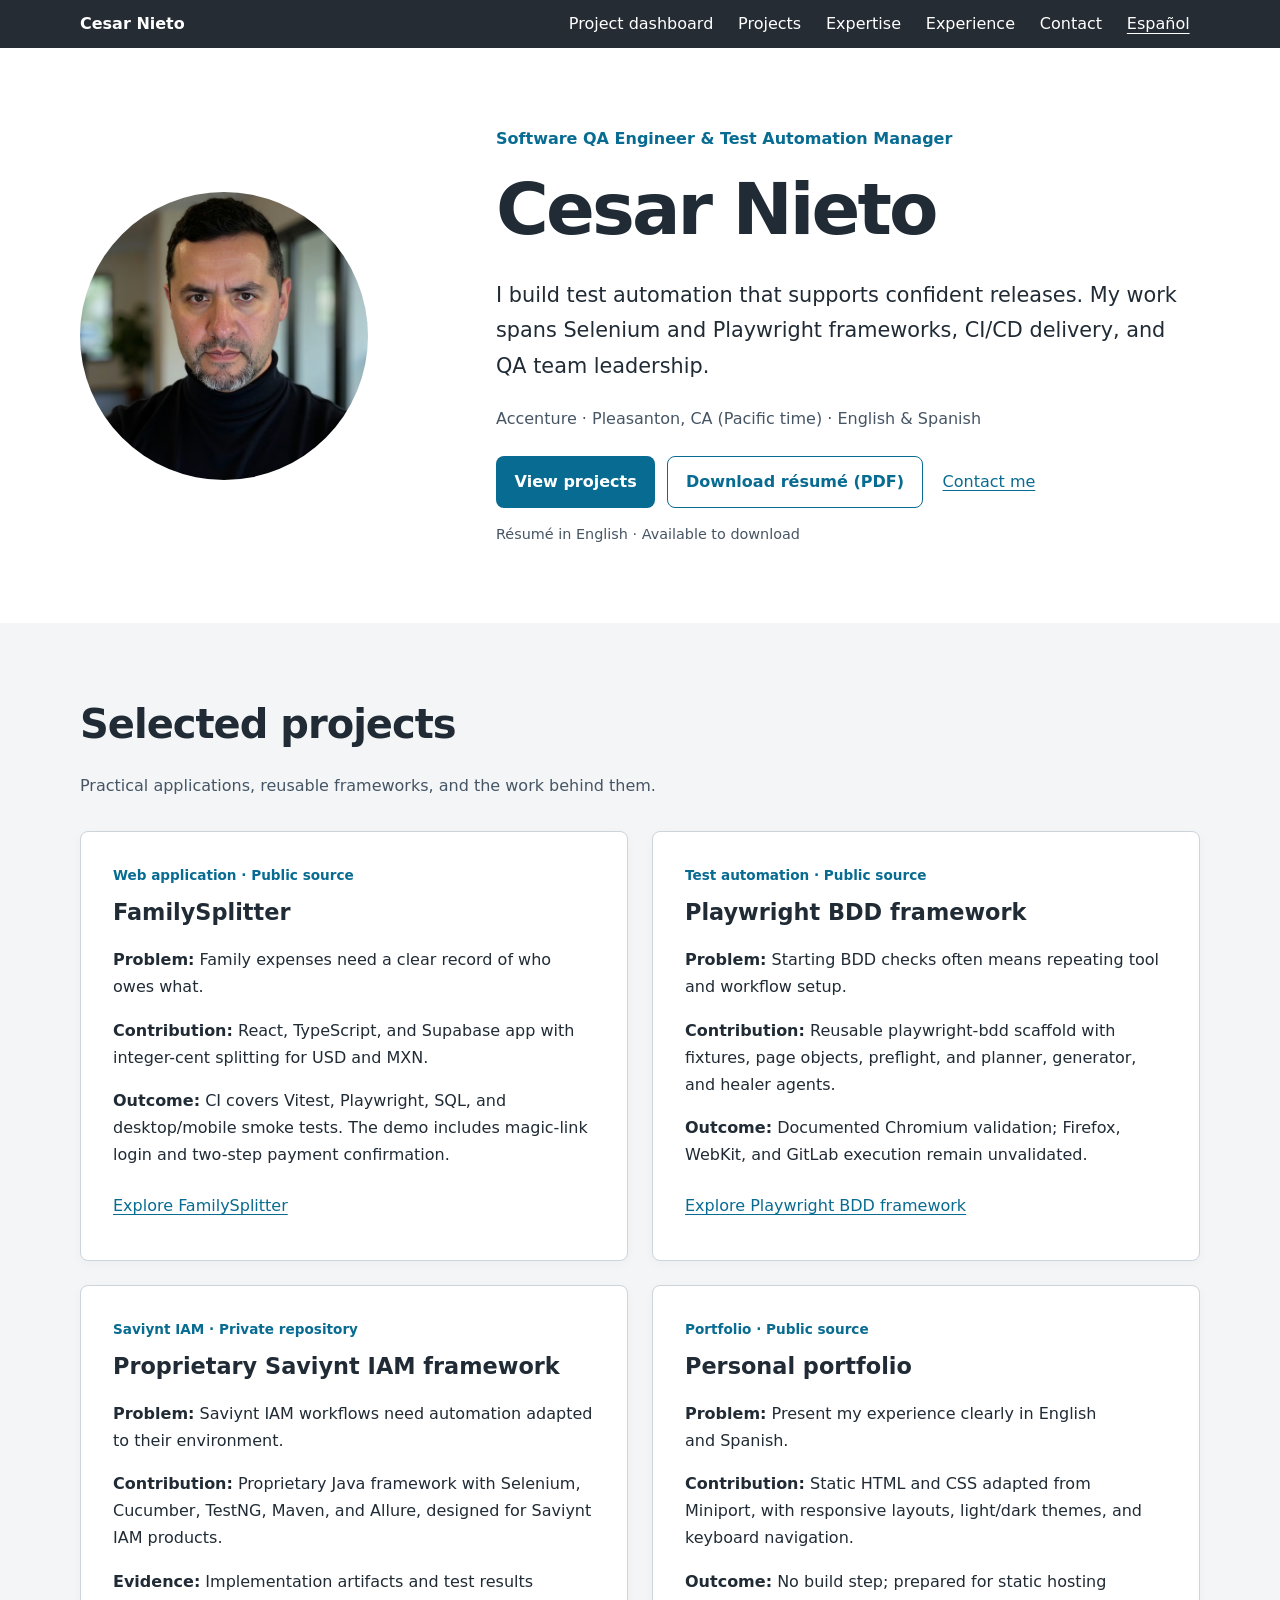
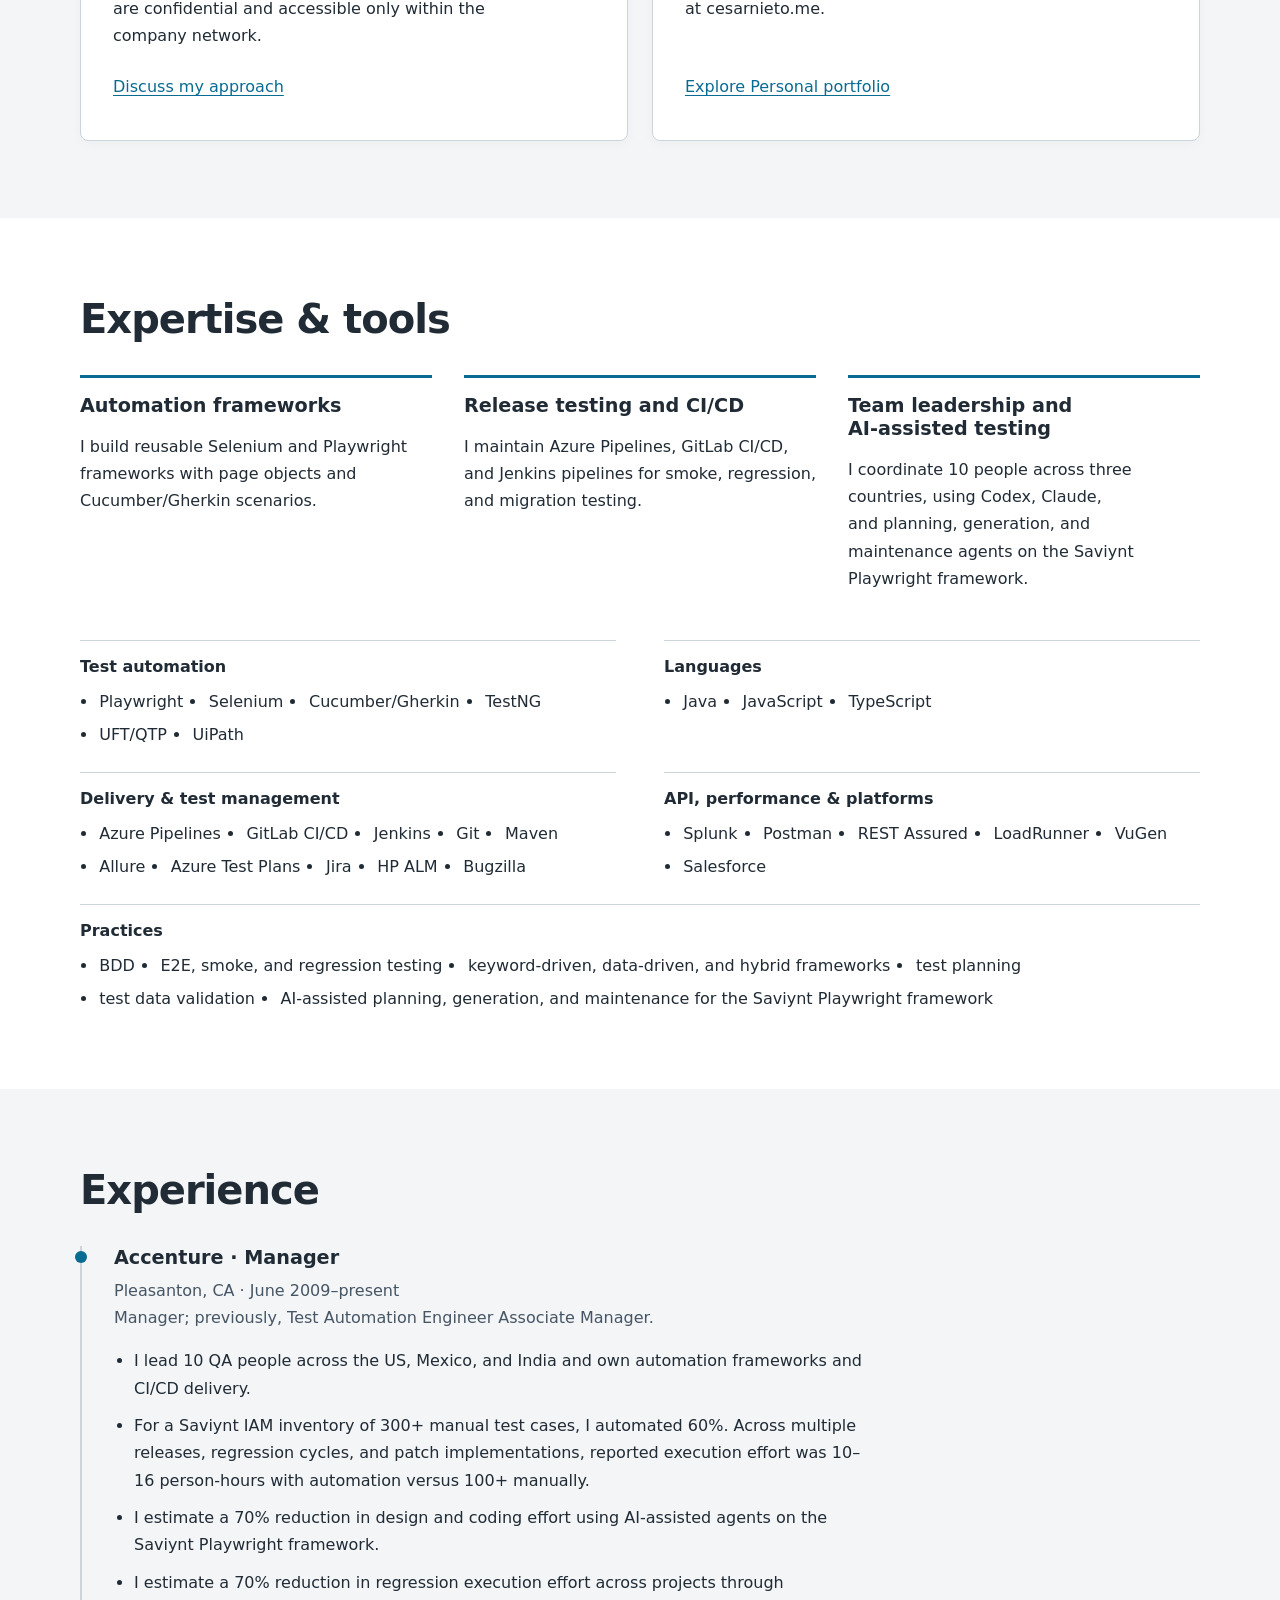
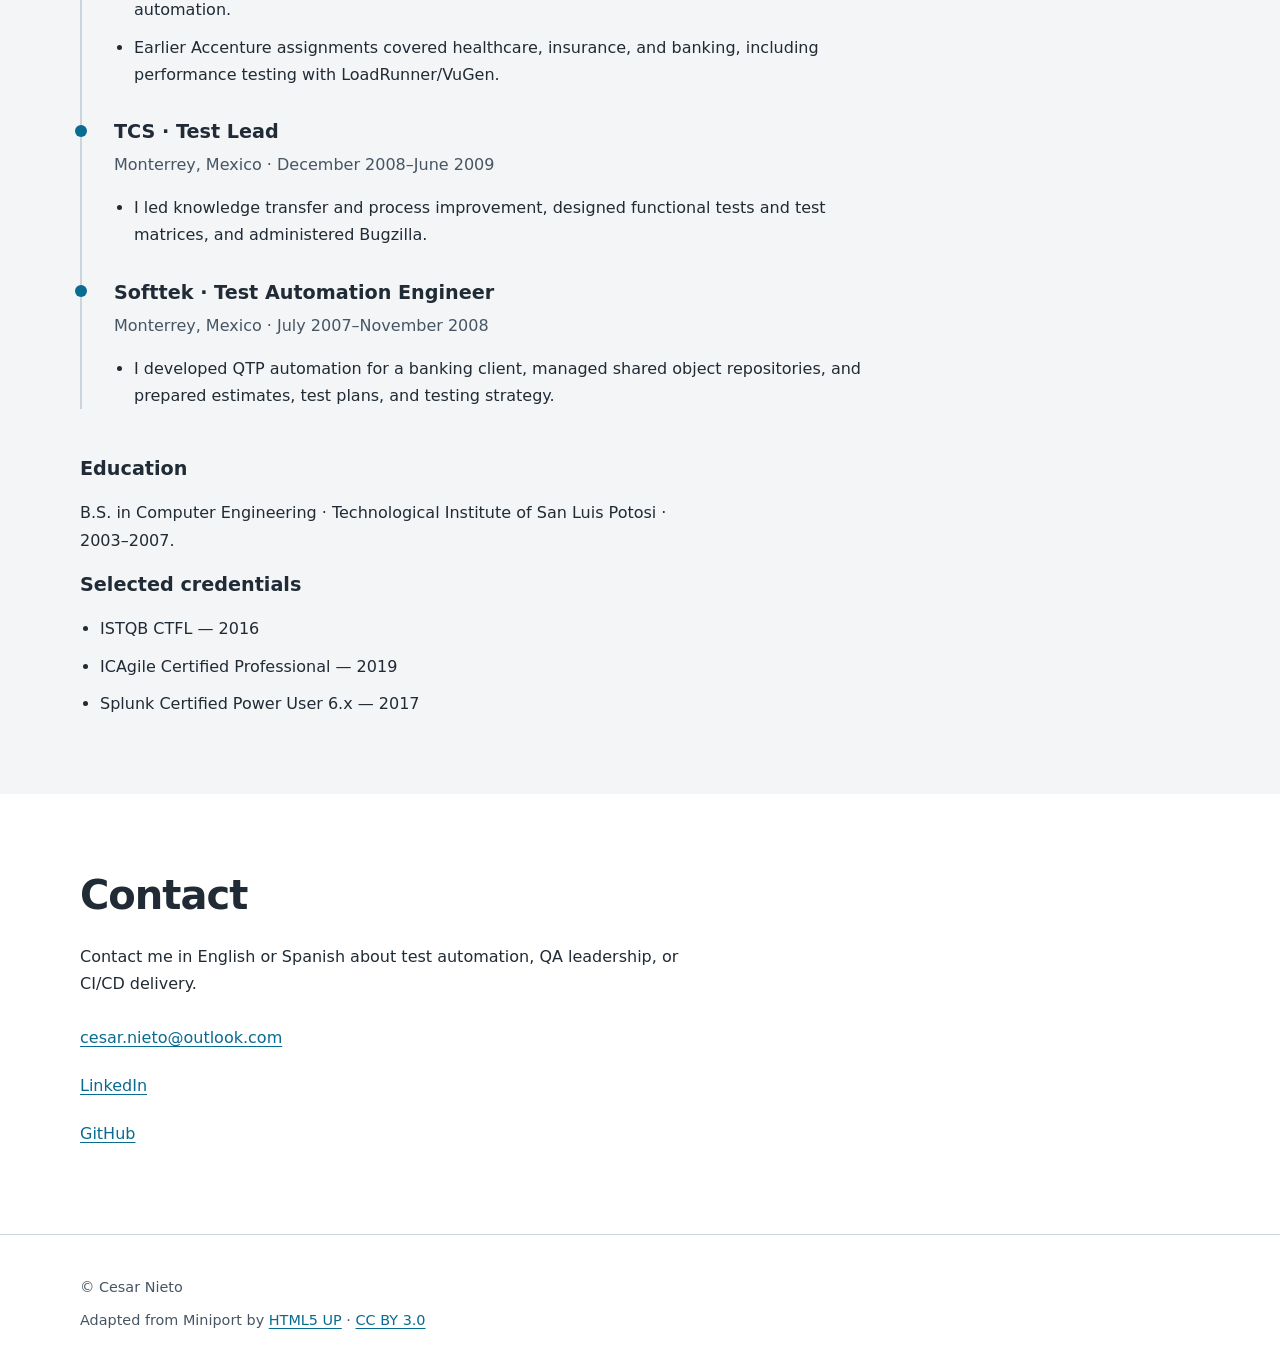
<file: index.html>
<!doctype html>
<!-- Adapted from Miniport by HTML5 UP. CC BY 3.0; see LICENSE.txt. -->
<html lang="en">
  <head>
    <meta charset="utf-8" />
    <meta name="viewport" content="width=device-width, initial-scale=1" />
    <meta name="color-scheme" content="light dark" />
    <title>
      Cesar Nieto | Software QA Engineer &amp; Test Automation Manager
    </title>
    <meta
      name="description"
      content="Software QA engineer and test automation manager at Accenture. Selenium and Playwright frameworks, CI/CD, and Saviynt IAM testing. English and Spanish."
    />
    <link rel="canonical" href="https://cesarnieto.me/" />
    <link rel="alternate" hreflang="en" href="https://cesarnieto.me/" />
    <link rel="alternate" hreflang="es" href="https://cesarnieto.me/es/" />
    <link rel="alternate" hreflang="x-default" href="https://cesarnieto.me/" />
    <meta property="og:type" content="website" />
    <meta
      property="og:title"
      content="Cesar Nieto | Software QA Engineer &amp; Test Automation Manager"
    />
    <meta
      property="og:description"
      content="Software QA engineer and test automation manager at Accenture. Selenium and Playwright frameworks, CI/CD, and Saviynt IAM testing. English and Spanish."
    />
    <meta property="og:url" content="https://cesarnieto.me/" />
    <meta property="og:locale" content="en_US" />
    <meta property="og:locale:alternate" content="es_ES" />
    <meta
      property="og:image"
      content="https://cesarnieto.me/images/portrait.jpg"
    />
    <meta property="og:image:width" content="640" />
    <meta property="og:image:height" content="640" />
    <meta property="og:image:alt" content="Cesar Nieto" />
    <meta name="twitter:card" content="summary" />
    <link rel="stylesheet" href="./assets/css/site.css" />
    <script type="application/ld+json">
      {
        "@context": "https://schema.org",
        "@type": "Person",
        "name": "Cesar Nieto",
        "url": "https://cesarnieto.me/",
        "jobTitle": "Software QA Engineer and Test Automation Manager",
        "worksFor": { "@type": "Organization", "name": "Accenture" },
        "sameAs": [
          "https://github.com/CesarNPadilla",
          "https://www.linkedin.com/in/cesarnpadilla"
        ]
      }
    </script>
  </head>
  <body>
    <a class="skip" href="#main">Skip to content</a>
    <nav class="nav" aria-label="Main">
      <div class="container">
        <a class="brand" href="#intro"
          >Cesar Nieto<span class="visually-hidden"> · Introduction</span></a
        >
        <div class="nav-links">
          <a href="./projects/">Project dashboard</a>
          <a href="#projects">Projects</a><a href="#skills">Expertise</a
          ><a href="#experience">Experience</a><a href="#contact">Contact</a
          ><a class="language" href="./es/" lang="es" hreflang="es">Español</a>
        </div>
      </div>
    </nav>
    <main id="main" tabindex="-1">
      <section id="intro" aria-labelledby="intro-title">
        <div class="container intro">
          <picture>
            <source srcset="./images/portrait.avif" type="image/avif" />
            <source srcset="./images/portrait.webp" type="image/webp" />
            <img
              class="portrait"
              src="./images/portrait.jpg"
              alt="Portrait of Cesar Nieto"
              width="640"
              height="640"
              fetchpriority="high"
            />
          </picture>
          <div>
            <p class="eyebrow">
              Software QA Engineer &amp; Test Automation Manager
            </p>
            <h1 id="intro-title">Cesar Nieto</h1>
            <p class="lead">
              I build test automation that supports confident releases. My work
              spans Selenium and Playwright frameworks, CI/CD delivery, and QA
              team leadership.
            </p>
            <p class="meta">
              Accenture · Pleasanton, CA (Pacific time) · English &amp; Spanish
            </p>
            <div class="actions">
              <a class="button" href="#projects">View projects</a
              ><a
                class="button button-secondary"
                href="./downloads/cesar-nieto-en.pdf"
                download=""
                aria-describedby="resume-note"
                >Download résumé (PDF)</a
              ><a class="text-action" href="mailto:cesar.nieto@outlook.com"
                >Contact me</a
              >
            </div>
            <p class="note" id="resume-note">
              Résumé in English · Available to download
            </p>
          </div>
        </div>
      </section>
      <section id="projects" aria-labelledby="projects-title">
        <div class="container">
          <h2 id="projects-title">Selected projects</h2>
          <p class="section-intro">
            Practical applications, reusable frameworks, and the work behind
            them.
          </p>
          <div class="projects-grid">
            <article class="project-card">
              <p class="eyebrow project-type">
                Web application · Public source
              </p>
              <h3>FamilySplitter</h3>
              <p>
                <strong>Problem:</strong> Family expenses need a clear record of
                who owes what.
              </p>
              <p>
                <strong>Contribution:</strong> React, TypeScript, and Supabase
                app with integer-cent splitting for USD and MXN.
              </p>
              <p>
                <strong>Outcome:</strong> CI covers Vitest, Playwright, SQL, and
                desktop/mobile smoke tests. The demo includes magic-link login
                and two-step payment confirmation.
              </p>
              <a
                href="https://github.com/CesarNPadilla/FamilySplitter"
                rel="noopener"
                class="project-link"
                >Explore FamilySplitter</a
              >
            </article>
            <article class="project-card">
              <p class="eyebrow project-type">
                Test automation · Public source
              </p>
              <h3>Playwright BDD framework</h3>
              <p>
                <strong>Problem:</strong> Starting BDD checks often means
                repeating tool and workflow setup.
              </p>
              <p>
                <strong>Contribution:</strong> Reusable playwright-bdd scaffold
                with fixtures, page objects, preflight, and planner, generator,
                and healer agents.
              </p>
              <p>
                <strong>Outcome:</strong> Documented Chromium validation;
                Firefox, WebKit, and GitLab execution remain unvalidated.
              </p>
              <a
                href="https://github.com/CesarNPadilla/automation-playwright-framework"
                rel="noopener"
                class="project-link"
                >Explore Playwright BDD framework</a
              >
            </article>
            <article class="project-card">
              <p class="eyebrow project-type">
                Saviynt IAM · Private repository
              </p>
              <h3>Proprietary Saviynt IAM framework</h3>
              <p>
                <strong>Problem:</strong> Saviynt IAM workflows need automation
                adapted to their environment.
              </p>
              <p>
                <strong>Contribution:</strong> Proprietary Java framework with
                Selenium, Cucumber, TestNG, Maven, and Allure, designed for
                Saviynt IAM products.
              </p>
              <p>
                <strong>Evidence:</strong> Implementation artifacts and test
                results are confidential and accessible only within the company
                network.
              </p>
              <a
                href="mailto:cesar.nieto@outlook.com?subject=Discuss%20the%20Saviynt%20IAM%20automation%20approach"
                class="project-link"
                >Discuss my approach</a
              >
            </article>
            <article class="project-card">
              <p class="eyebrow project-type">Portfolio · Public source</p>
              <h3>Personal portfolio</h3>
              <p>
                <strong>Problem:</strong> Present my experience clearly in
                English and Spanish.
              </p>
              <p>
                <strong>Contribution:</strong> Static HTML and CSS adapted from
                Miniport, with responsive layouts, light/dark themes, and
                keyboard navigation.
              </p>
              <p>
                <strong>Outcome:</strong> No build step; prepared for static
                hosting at cesarnieto.me.
              </p>
              <a
                href="https://github.com/CesarNPadilla/CesarNieto.me"
                rel="noopener"
                class="project-link"
                >Explore Personal portfolio</a
              >
            </article>
          </div>
        </div>
      </section>

      <section id="skills" aria-labelledby="skills-title">
        <div class="container">
          <h2 id="skills-title">Expertise &amp; tools</h2>
          <div id="work" class="expertise-grid">
            <article class="expertise-item">
              <h3>Automation frameworks</h3>
              <p>
                I build reusable Selenium and Playwright frameworks with page
                objects and Cucumber/Gherkin scenarios.
              </p>
            </article>
            <article class="expertise-item">
              <h3>Release testing and CI/CD</h3>
              <p>
                I maintain Azure Pipelines, GitLab CI/CD, and Jenkins pipelines
                for smoke, regression, and migration testing.
              </p>
            </article>
            <article class="expertise-item">
              <h3>Team leadership and AI-assisted testing</h3>
              <p>
                I coordinate 10 people across three countries, using Codex,
                Claude, and planning, generation, and maintenance agents on the
                Saviynt Playwright framework.
              </p>
            </article>
          </div>
          <div class="tool-groups">
            <article class="tool-group">
              <h3>Test automation</h3>
              <ul class="tool-list">
                <li>Playwright</li>
                <li>Selenium</li>
                <li>Cucumber/Gherkin</li>
                <li>TestNG</li>
                <li>UFT/QTP</li>
                <li>UiPath</li>
              </ul>
            </article>
            <article class="tool-group">
              <h3>Languages</h3>
              <ul class="tool-list">
                <li>Java</li>
                <li>JavaScript</li>
                <li>TypeScript</li>
              </ul>
            </article>
            <article class="tool-group">
              <h3>Delivery &amp; test management</h3>
              <ul class="tool-list">
                <li>Azure Pipelines</li>
                <li>GitLab CI/CD</li>
                <li>Jenkins</li>
                <li>Git</li>
                <li>Maven</li>
                <li>Allure</li>
                <li>Azure Test Plans</li>
                <li>Jira</li>
                <li>HP ALM</li>
                <li>Bugzilla</li>
              </ul>
            </article>
            <article class="tool-group">
              <h3>API, performance &amp; platforms</h3>
              <ul class="tool-list">
                <li>Splunk</li>
                <li>Postman</li>
                <li>REST Assured</li>
                <li>LoadRunner</li>
                <li>VuGen</li>
                <li>Salesforce</li>
              </ul>
            </article>
            <article class="tool-group">
              <h3>Practices</h3>
              <ul class="tool-list">
                <li>BDD</li>
                <li>E2E, smoke, and regression testing</li>
                <li>keyword-driven, data-driven, and hybrid frameworks</li>
                <li>test planning</li>
                <li>test data validation</li>
                <li>
                  AI-assisted planning, generation, and maintenance for the
                  Saviynt Playwright framework
                </li>
              </ul>
            </article>
          </div>
        </div>
      </section>

      <section id="experience" aria-labelledby="experience-title">
        <div class="container">
          <h2 id="experience-title">Experience</h2>
          <div class="timeline">
            <article class="career-entry">
              <h3>Accenture · Manager</h3>
              <p class="meta">
                Pleasanton, CA ·
                <time datetime="2009-06">June 2009</time>–present<br />Manager;
                previously, Test Automation Engineer Associate Manager.
              </p>

              <ul class="achievements">
                <li>
                  I lead 10 QA people across the US, Mexico, and India and own
                  automation frameworks and CI/CD delivery.
                </li>
                <li>
                  For a Saviynt IAM inventory of 300+ manual test cases, I
                  automated 60%. Across multiple releases, regression cycles,
                  and patch implementations, reported execution effort was 10–16
                  person-hours with automation versus 100+ manually.
                </li>

                <li>
                  I estimate a 70% reduction in design and coding effort using
                  AI-assisted agents on the Saviynt Playwright framework.
                </li>
                <li>
                  I estimate a 70% reduction in regression execution effort
                  across projects through automation.
                </li>
                <li>
                  Earlier Accenture assignments covered healthcare, insurance,
                  and banking, including performance testing with
                  LoadRunner/VuGen.
                </li>
              </ul>
            </article>
            <article class="career-entry">
              <h3>TCS · Test Lead</h3>
              <p class="meta">
                Monterrey, Mexico ·
                <time datetime="2008-12">December 2008</time>–<time
                  datetime="2009-06"
                  >June 2009</time
                >
              </p>
              <ul class="achievements">
                <li>
                  I led knowledge transfer and process improvement, designed
                  functional tests and test matrices, and administered Bugzilla.
                </li>
              </ul>
            </article>
            <article class="career-entry">
              <h3>Softtek · Test Automation Engineer</h3>
              <p class="meta">
                Monterrey, Mexico ·
                <time datetime="2007-07">July 2007</time>–<time
                  datetime="2008-11"
                  >November 2008</time
                >
              </p>
              <ul class="achievements">
                <li>
                  I developed QTP automation for a banking client, managed
                  shared object repositories, and prepared estimates, test
                  plans, and testing strategy.
                </li>
              </ul>
            </article>
          </div>
          <h3 class="education-title">Education</h3>
          <p>
            B.S. in Computer Engineering · Technological Institute of San Luis
            Potosi · 2003–2007.
          </p>
          <h3>Selected credentials</h3>
          <ul class="achievements">
            <li>ISTQB CTFL — 2016</li>
            <li>ICAgile Certified Professional — 2019</li>
            <li>Splunk Certified Power User 6.x — 2017</li>
          </ul>
        </div>
      </section>
      <section id="contact" aria-labelledby="contact-title">
        <div class="container">
          <h2 id="contact-title">Contact</h2>
          <p>
            Contact me in English or Spanish about test automation, QA
            leadership, or CI/CD delivery.
          </p>
          <address>
            <a href="mailto:cesar.nieto@outlook.com">cesar.nieto@outlook.com</a
            ><br />
            <a href="https://www.linkedin.com/in/cesarnpadilla" rel="noopener"
              >LinkedIn</a
            ><br />
            <a href="https://github.com/CesarNPadilla" rel="noopener">GitHub</a>
          </address>
        </div>
      </section>
    </main>
    <footer>
      <div class="container">
        <p>© Cesar Nieto</p>
        <p>
          Adapted from Miniport by
          <a href="https://html5up.net" rel="noopener">HTML5 UP</a> ·
          <a href="./LICENSE.txt">CC BY 3.0</a>
        </p>
      </div>
    </footer>
  </body>
</html>
</file>
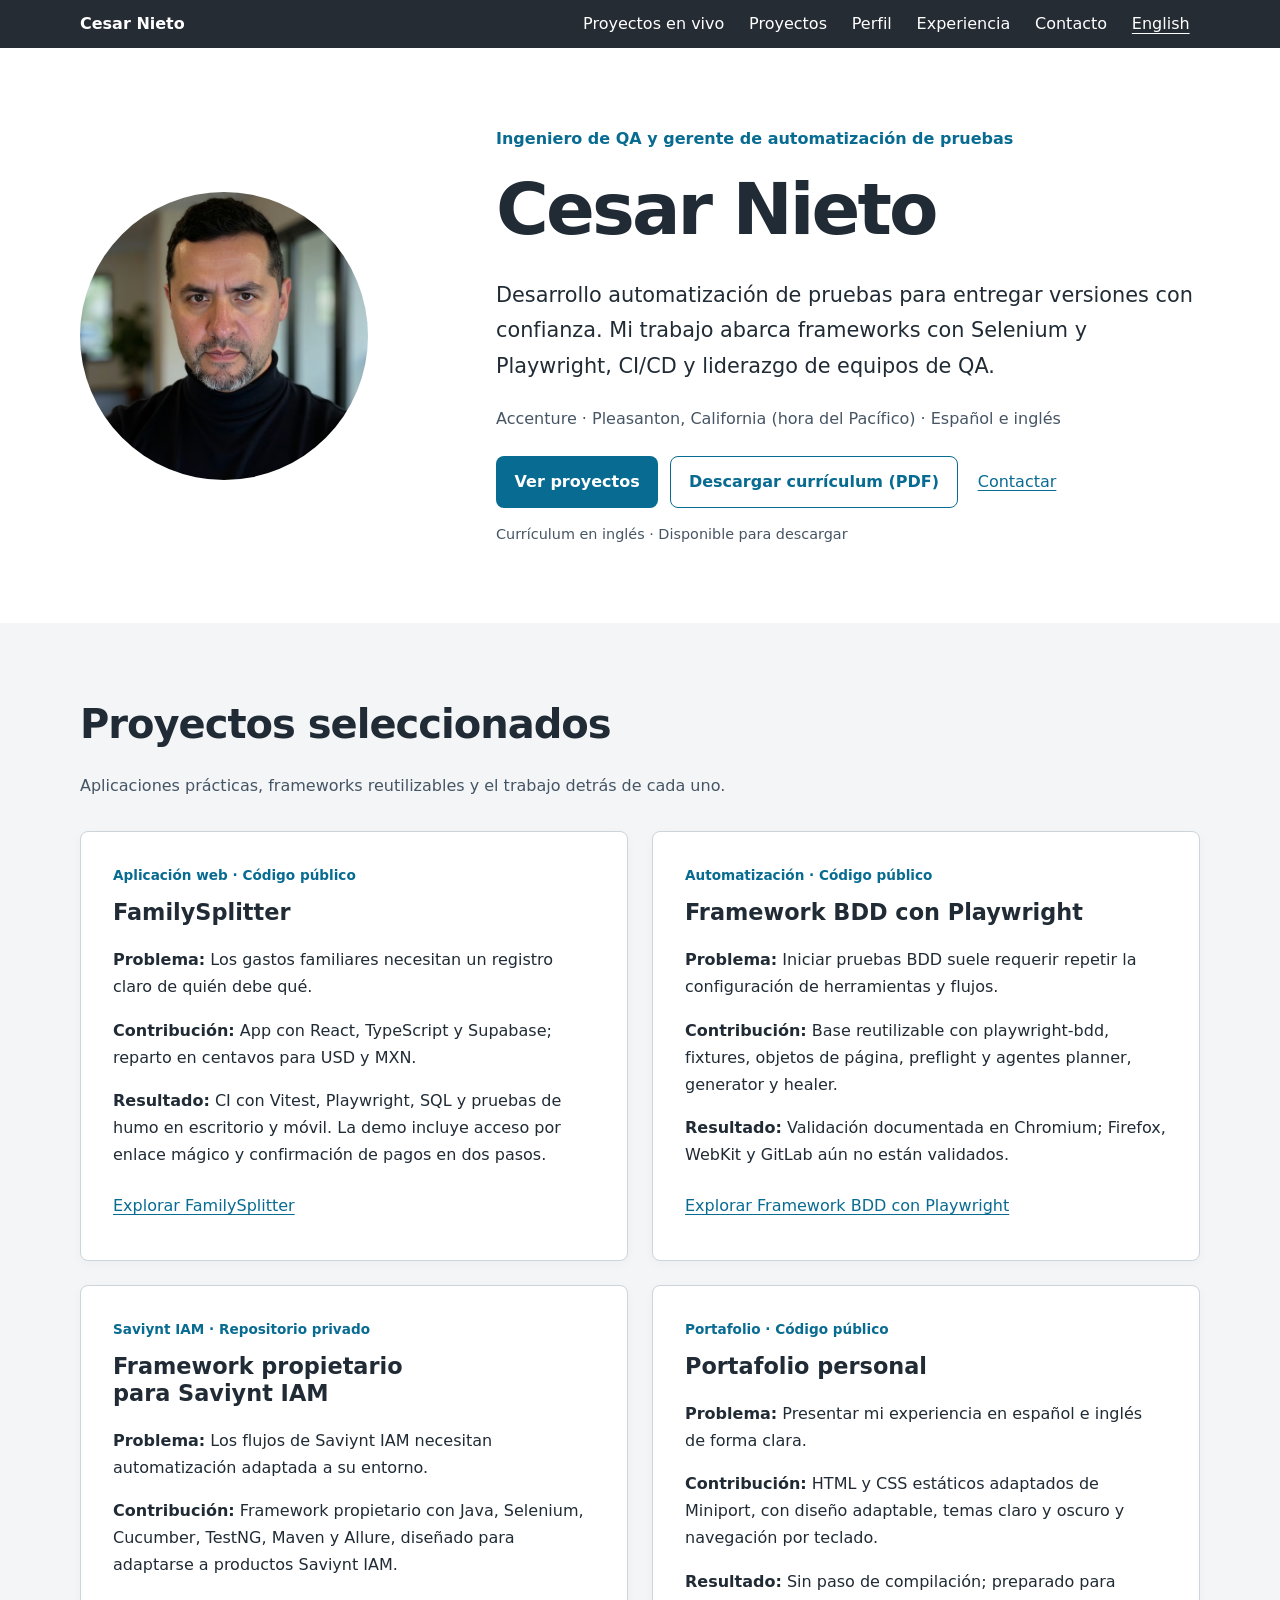
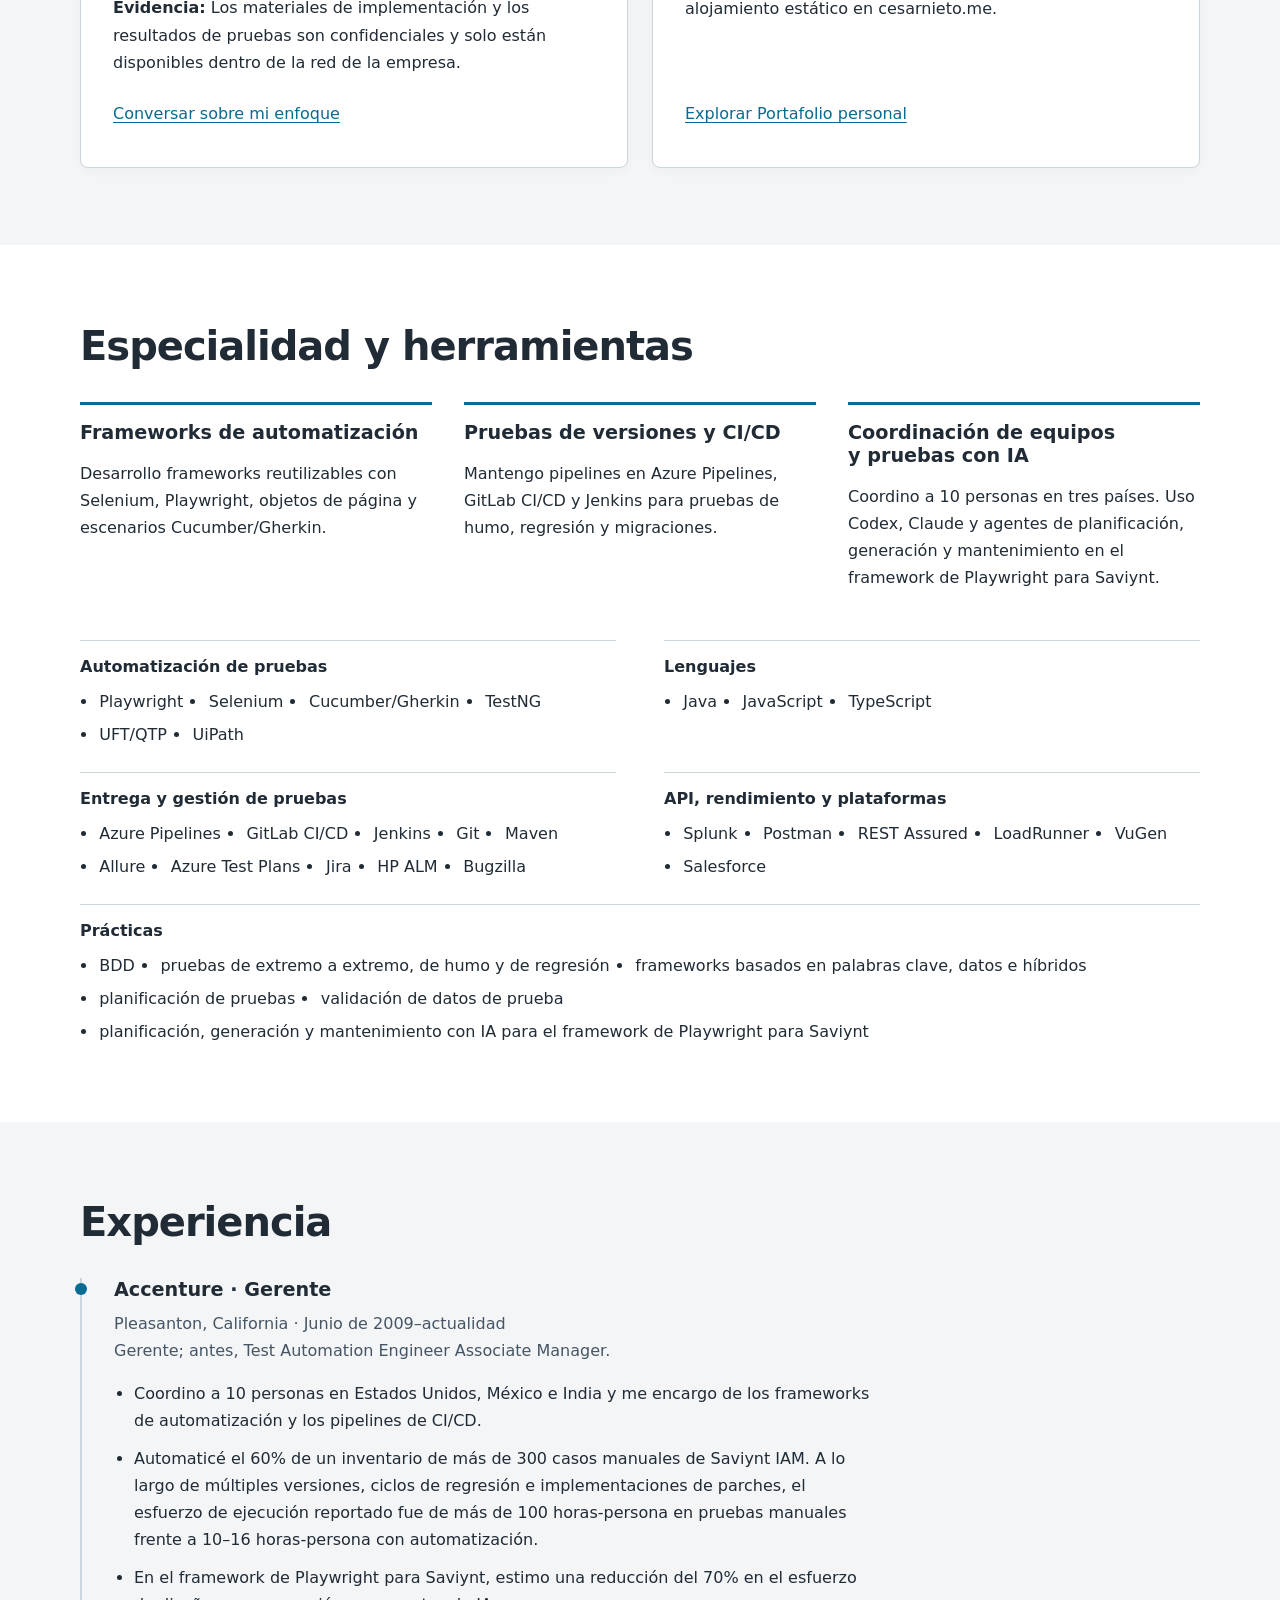
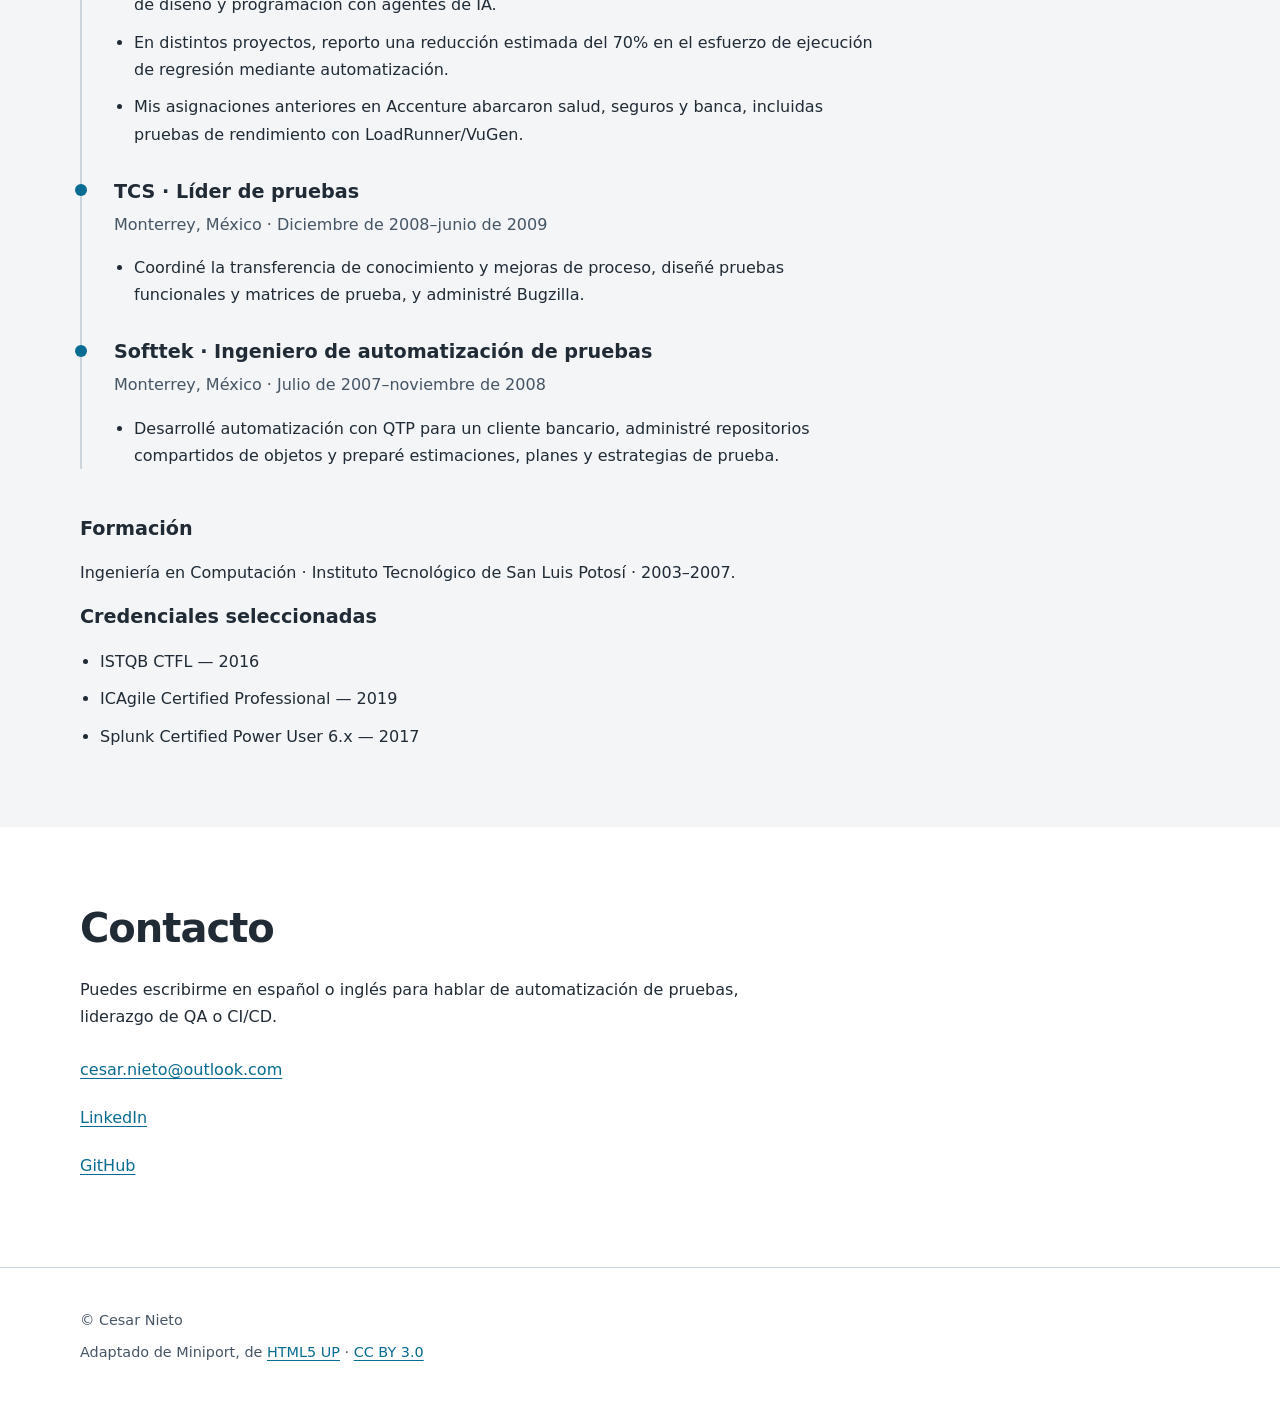
<file: es/index.html>
<!doctype html>
<!-- Adapted from Miniport by HTML5 UP. CC BY 3.0; see LICENSE.txt. -->
<html lang="es">
  <head>
    <meta charset="utf-8" />
    <meta name="viewport" content="width=device-width, initial-scale=1" />
    <meta name="color-scheme" content="light dark" />
    <title>
      Cesar Nieto | Ingeniero de QA y gerente de automatización de pruebas
    </title>
    <meta
      name="description"
      content="Ingeniero de QA y gerente de automatización de pruebas en Accenture. Frameworks con Selenium y Playwright, CI/CD y pruebas de Saviynt IAM. Español e inglés."
    />
    <link rel="canonical" href="https://cesarnieto.me/es/" />
    <link rel="alternate" hreflang="en" href="https://cesarnieto.me/" />
    <link rel="alternate" hreflang="es" href="https://cesarnieto.me/es/" />
    <link rel="alternate" hreflang="x-default" href="https://cesarnieto.me/" />
    <meta property="og:type" content="website" />
    <meta
      property="og:title"
      content="Cesar Nieto | Ingeniero de QA y gerente de automatización de pruebas"
    />
    <meta
      property="og:description"
      content="Ingeniero de QA y gerente de automatización de pruebas en Accenture. Frameworks con Selenium y Playwright, CI/CD y pruebas de Saviynt IAM. Español e inglés."
    />
    <meta property="og:url" content="https://cesarnieto.me/es/" />
    <meta property="og:locale" content="es_ES" />
    <meta property="og:locale:alternate" content="en_US" />
    <meta
      property="og:image"
      content="https://cesarnieto.me/images/portrait.jpg"
    />
    <meta property="og:image:width" content="640" />
    <meta property="og:image:height" content="640" />
    <meta property="og:image:alt" content="Cesar Nieto" />
    <meta name="twitter:card" content="summary" />
    <link rel="stylesheet" href="../assets/css/site.css" />
    <script type="application/ld+json">
      {
        "@context": "https://schema.org",
        "@type": "Person",
        "name": "Cesar Nieto",
        "url": "https://cesarnieto.me/",
        "jobTitle": "Software QA Engineer and Test Automation Manager",
        "worksFor": { "@type": "Organization", "name": "Accenture" },
        "sameAs": [
          "https://github.com/CesarNPadilla",
          "https://www.linkedin.com/in/cesarnpadilla"
        ]
      }
    </script>
  </head>
  <body>
    <a class="skip" href="#main">Saltar al contenido</a>
    <nav class="nav" aria-label="Principal">
      <div class="container">
        <a class="brand" href="#intro"
          >Cesar Nieto<span class="visually-hidden"> · Inicio</span></a
        >
        <div class="nav-links">
          <a href="./projects/">Proyectos en vivo</a>
          <a href="#projects">Proyectos</a><a href="#skills">Perfil</a
          ><a href="#experience">Experiencia</a><a href="#contact">Contacto</a
          ><a class="language" href="../" lang="en" hreflang="en">English</a>
        </div>
      </div>
    </nav>
    <main id="main" tabindex="-1">
      <section id="intro" aria-labelledby="intro-title">
        <div class="container intro">
          <picture>
            <source srcset="../images/portrait.avif" type="image/avif" />
            <source srcset="../images/portrait.webp" type="image/webp" />
            <img
              class="portrait"
              src="../images/portrait.jpg"
              alt="Retrato de Cesar Nieto"
              width="640"
              height="640"
              fetchpriority="high"
            />
          </picture>
          <div>
            <p class="eyebrow">
              Ingeniero de QA y gerente de automatización de pruebas
            </p>
            <h1 id="intro-title">Cesar Nieto</h1>
            <p class="lead">
              Desarrollo automatización de pruebas para entregar versiones con
              confianza. Mi trabajo abarca frameworks con Selenium y Playwright,
              CI/CD y liderazgo de equipos de QA.
            </p>
            <p class="meta">
              Accenture · Pleasanton, California (hora del Pacífico) · Español e
              inglés
            </p>
            <div class="actions">
              <a class="button" href="#projects">Ver proyectos</a
              ><a
                class="button button-secondary"
                href="../downloads/cesar-nieto-en.pdf"
                download=""
                aria-describedby="resume-note"
                >Descargar currículum (PDF)</a
              ><a class="text-action" href="mailto:cesar.nieto@outlook.com"
                >Contactar</a
              >
            </div>
            <p class="note" id="resume-note">
              Currículum en inglés · Disponible para descargar
            </p>
          </div>
        </div>
      </section>
      <section id="projects" aria-labelledby="projects-title">
        <div class="container">
          <h2 id="projects-title">Proyectos seleccionados</h2>
          <p class="section-intro">
            Aplicaciones prácticas, frameworks reutilizables y el trabajo detrás
            de cada uno.
          </p>
          <div class="projects-grid">
            <article class="project-card">
              <p class="eyebrow project-type">
                Aplicación web · Código público
              </p>
              <h3>FamilySplitter</h3>
              <p>
                <strong>Problema:</strong> Los gastos familiares necesitan un
                registro claro de quién debe qué.
              </p>
              <p>
                <strong>Contribución:</strong> App con React, TypeScript y
                Supabase; reparto en centavos para USD y MXN.
              </p>
              <p>
                <strong>Resultado:</strong> CI con Vitest, Playwright, SQL y
                pruebas de humo en escritorio y móvil. La demo incluye acceso
                por enlace mágico y confirmación de pagos en dos pasos.
              </p>
              <a
                href="https://github.com/CesarNPadilla/FamilySplitter"
                rel="noopener"
                class="project-link"
                >Explorar FamilySplitter</a
              >
            </article>
            <article class="project-card">
              <p class="eyebrow project-type">
                Automatización · Código público
              </p>
              <h3>Framework BDD con Playwright</h3>
              <p>
                <strong>Problema:</strong> Iniciar pruebas BDD suele requerir
                repetir la configuración de herramientas y flujos.
              </p>
              <p>
                <strong>Contribución:</strong> Base reutilizable con
                playwright-bdd, fixtures, objetos de página, preflight y agentes
                planner, generator y healer.
              </p>
              <p>
                <strong>Resultado:</strong> Validación documentada en Chromium;
                Firefox, WebKit y GitLab aún no están validados.
              </p>
              <a
                href="https://github.com/CesarNPadilla/automation-playwright-framework"
                rel="noopener"
                class="project-link"
                >Explorar Framework BDD con Playwright</a
              >
            </article>
            <article class="project-card">
              <p class="eyebrow project-type">
                Saviynt IAM · Repositorio privado
              </p>
              <h3>Framework propietario para Saviynt IAM</h3>
              <p>
                <strong>Problema:</strong> Los flujos de Saviynt IAM necesitan
                automatización adaptada a su entorno.
              </p>
              <p>
                <strong>Contribución:</strong> Framework propietario con Java,
                Selenium, Cucumber, TestNG, Maven y Allure, diseñado para
                adaptarse a productos Saviynt IAM.
              </p>
              <p>
                <strong>Evidencia:</strong> Los materiales de implementación y
                los resultados de pruebas son confidenciales y solo están
                disponibles dentro de la red de la empresa.
              </p>
              <a
                href="mailto:cesar.nieto@outlook.com?subject=Conversaci%C3%B3n%20sobre%20el%20enfoque%20de%20automatizaci%C3%B3n%20para%20Saviynt%20IAM"
                class="project-link"
                >Conversar sobre mi enfoque</a
              >
            </article>
            <article class="project-card">
              <p class="eyebrow project-type">Portafolio · Código público</p>
              <h3>Portafolio personal</h3>
              <p>
                <strong>Problema:</strong> Presentar mi experiencia en español e
                inglés de forma clara.
              </p>
              <p>
                <strong>Contribución:</strong> HTML y CSS estáticos adaptados de
                Miniport, con diseño adaptable, temas claro y oscuro y
                navegación por teclado.
              </p>
              <p>
                <strong>Resultado:</strong> Sin paso de compilación; preparado
                para alojamiento estático en cesarnieto.me.
              </p>
              <a
                href="https://github.com/CesarNPadilla/CesarNieto.me"
                rel="noopener"
                class="project-link"
                >Explorar Portafolio personal</a
              >
            </article>
          </div>
        </div>
      </section>

      <section id="skills" aria-labelledby="skills-title">
        <div class="container">
          <h2 id="skills-title">Especialidad y herramientas</h2>
          <div id="work" class="expertise-grid">
            <article class="expertise-item">
              <h3>Frameworks de automatización</h3>
              <p>
                Desarrollo frameworks reutilizables con Selenium, Playwright,
                objetos de página y escenarios Cucumber/Gherkin.
              </p>
            </article>
            <article class="expertise-item">
              <h3>Pruebas de versiones y CI/CD</h3>
              <p>
                Mantengo pipelines en Azure Pipelines, GitLab CI/CD y Jenkins
                para pruebas de humo, regresión y migraciones.
              </p>
            </article>
            <article class="expertise-item">
              <h3>Coordinación de equipos y pruebas con IA</h3>
              <p>
                Coordino a 10 personas en tres países. Uso Codex, Claude y
                agentes de planificación, generación y mantenimiento en el
                framework de Playwright para Saviynt.
              </p>
            </article>
          </div>
          <div class="tool-groups">
            <article class="tool-group">
              <h3>Automatización de pruebas</h3>
              <ul class="tool-list">
                <li>Playwright</li>
                <li>Selenium</li>
                <li>Cucumber/Gherkin</li>
                <li>TestNG</li>
                <li>UFT/QTP</li>
                <li>UiPath</li>
              </ul>
            </article>
            <article class="tool-group">
              <h3>Lenguajes</h3>
              <ul class="tool-list">
                <li>Java</li>
                <li>JavaScript</li>
                <li>TypeScript</li>
              </ul>
            </article>
            <article class="tool-group">
              <h3>Entrega y gestión de pruebas</h3>
              <ul class="tool-list">
                <li>Azure Pipelines</li>
                <li>GitLab CI/CD</li>
                <li>Jenkins</li>
                <li>Git</li>
                <li>Maven</li>
                <li>Allure</li>
                <li>Azure Test Plans</li>
                <li>Jira</li>
                <li>HP ALM</li>
                <li>Bugzilla</li>
              </ul>
            </article>
            <article class="tool-group">
              <h3>API, rendimiento y plataformas</h3>
              <ul class="tool-list">
                <li>Splunk</li>
                <li>Postman</li>
                <li>REST Assured</li>
                <li>LoadRunner</li>
                <li>VuGen</li>
                <li>Salesforce</li>
              </ul>
            </article>
            <article class="tool-group">
              <h3>Prácticas</h3>
              <ul class="tool-list">
                <li>BDD</li>
                <li>pruebas de extremo a extremo, de humo y de regresión</li>
                <li>frameworks basados en palabras clave, datos e híbridos</li>
                <li>planificación de pruebas</li>
                <li>validación de datos de prueba</li>
                <li>
                  planificación, generación y mantenimiento con IA para el
                  framework de Playwright para Saviynt
                </li>
              </ul>
            </article>
          </div>
        </div>
      </section>

      <section id="experience" aria-labelledby="experience-title">
        <div class="container">
          <h2 id="experience-title">Experiencia</h2>
          <div class="timeline">
            <article class="career-entry">
              <h3>Accenture · Gerente</h3>
              <p class="meta">
                Pleasanton, California ·
                <time datetime="2009-06">Junio de 2009</time
                >–actualidad<br />Gerente; antes, Test Automation Engineer
                Associate Manager.
              </p>
              <ul class="achievements">
                <li>
                  Coordino a 10 personas en Estados Unidos, México e India y me
                  encargo de los frameworks de automatización y los pipelines de
                  CI/CD.
                </li>
                <li>
                  Automaticé el 60% de un inventario de más de 300 casos
                  manuales de Saviynt IAM. A lo largo de múltiples versiones,
                  ciclos de regresión e implementaciones de parches, el esfuerzo
                  de ejecución reportado fue de más de 100 horas-persona en
                  pruebas manuales frente a 10–16 horas-persona con
                  automatización.
                </li>

                <li>
                  En el framework de Playwright para Saviynt, estimo una
                  reducción del 70% en el esfuerzo de diseño y programación con
                  agentes de IA.
                </li>
                <li>
                  En distintos proyectos, reporto una reducción estimada del 70%
                  en el esfuerzo de ejecución de regresión mediante
                  automatización.
                </li>
                <li>
                  Mis asignaciones anteriores en Accenture abarcaron salud,
                  seguros y banca, incluidas pruebas de rendimiento con
                  LoadRunner/VuGen.
                </li>
              </ul>
            </article>
            <article class="career-entry">
              <h3>TCS · Líder de pruebas</h3>
              <p class="meta">
                Monterrey, México ·
                <time datetime="2008-12">Diciembre de 2008</time>–<time
                  datetime="2009-06"
                  >junio de 2009</time
                >
              </p>
              <ul class="achievements">
                <li>
                  Coordiné la transferencia de conocimiento y mejoras de
                  proceso, diseñé pruebas funcionales y matrices de prueba, y
                  administré Bugzilla.
                </li>
              </ul>
            </article>
            <article class="career-entry">
              <h3>Softtek · Ingeniero de automatización de pruebas</h3>
              <p class="meta">
                Monterrey, México ·
                <time datetime="2007-07">Julio de 2007</time>–<time
                  datetime="2008-11"
                  >noviembre de 2008</time
                >
              </p>
              <ul class="achievements">
                <li>
                  Desarrollé automatización con QTP para un cliente bancario,
                  administré repositorios compartidos de objetos y preparé
                  estimaciones, planes y estrategias de prueba.
                </li>
              </ul>
            </article>
          </div>
          <h3 class="education-title">Formación</h3>
          <p>
            Ingeniería en Computación · Instituto Tecnológico de San Luis Potosí
            · 2003–2007.
          </p>
          <h3>Credenciales seleccionadas</h3>
          <ul class="achievements">
            <li>ISTQB CTFL — 2016</li>
            <li>ICAgile Certified Professional — 2019</li>
            <li>Splunk Certified Power User 6.x — 2017</li>
          </ul>
        </div>
      </section>
      <section id="contact" aria-labelledby="contact-title">
        <div class="container">
          <h2 id="contact-title">Contacto</h2>
          <p>
            Puedes escribirme en español o inglés para hablar de automatización
            de pruebas, liderazgo de QA o CI/CD.
          </p>
          <address>
            <a href="mailto:cesar.nieto@outlook.com">cesar.nieto@outlook.com</a
            ><br />
            <a href="https://www.linkedin.com/in/cesarnpadilla" rel="noopener"
              >LinkedIn</a
            ><br />
            <a href="https://github.com/CesarNPadilla" rel="noopener">GitHub</a>
          </address>
        </div>
      </section>
    </main>
    <footer>
      <div class="container">
        <p>© Cesar Nieto</p>
        <p>
          Adaptado de Miniport, de
          <a href="https://html5up.net" rel="noopener">HTML5 UP</a> ·
          <a href="../LICENSE.txt">CC BY 3.0</a>
        </p>
      </div>
    </footer>
  </body>
</html>
</file>
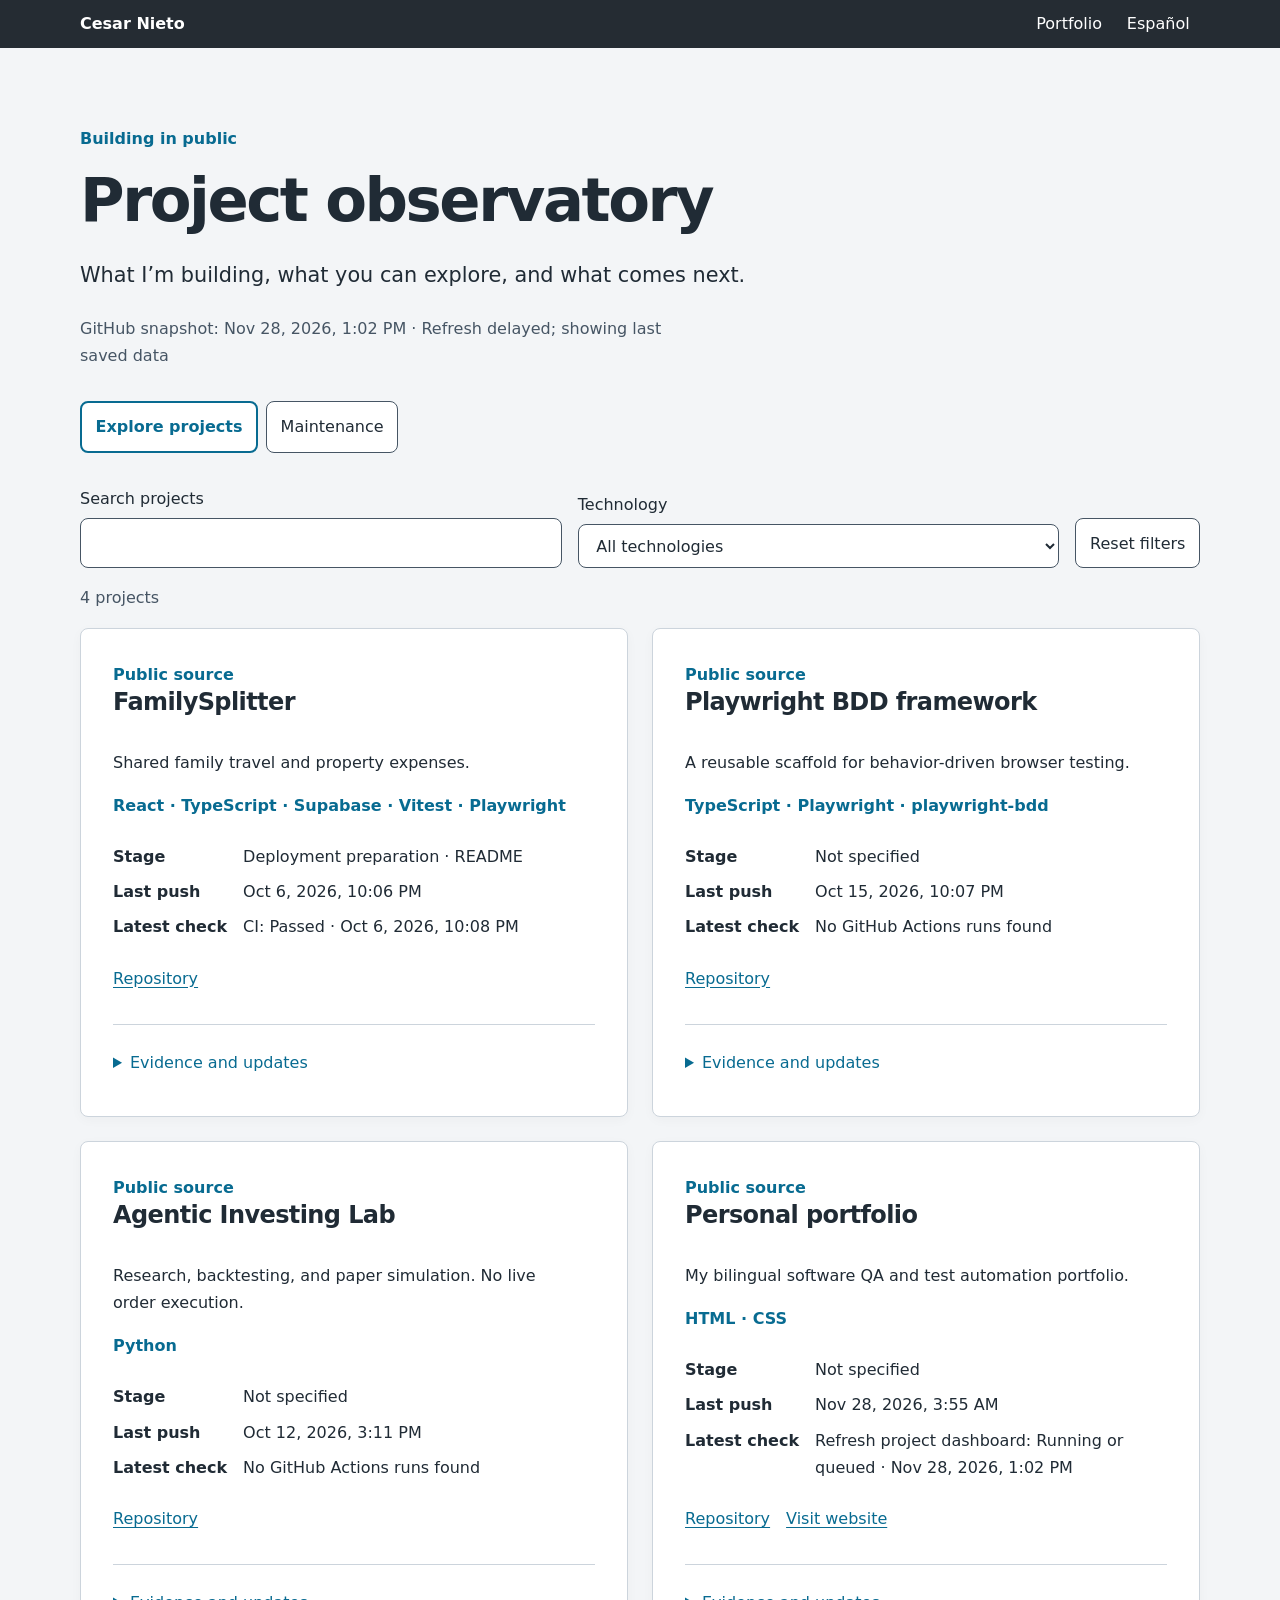
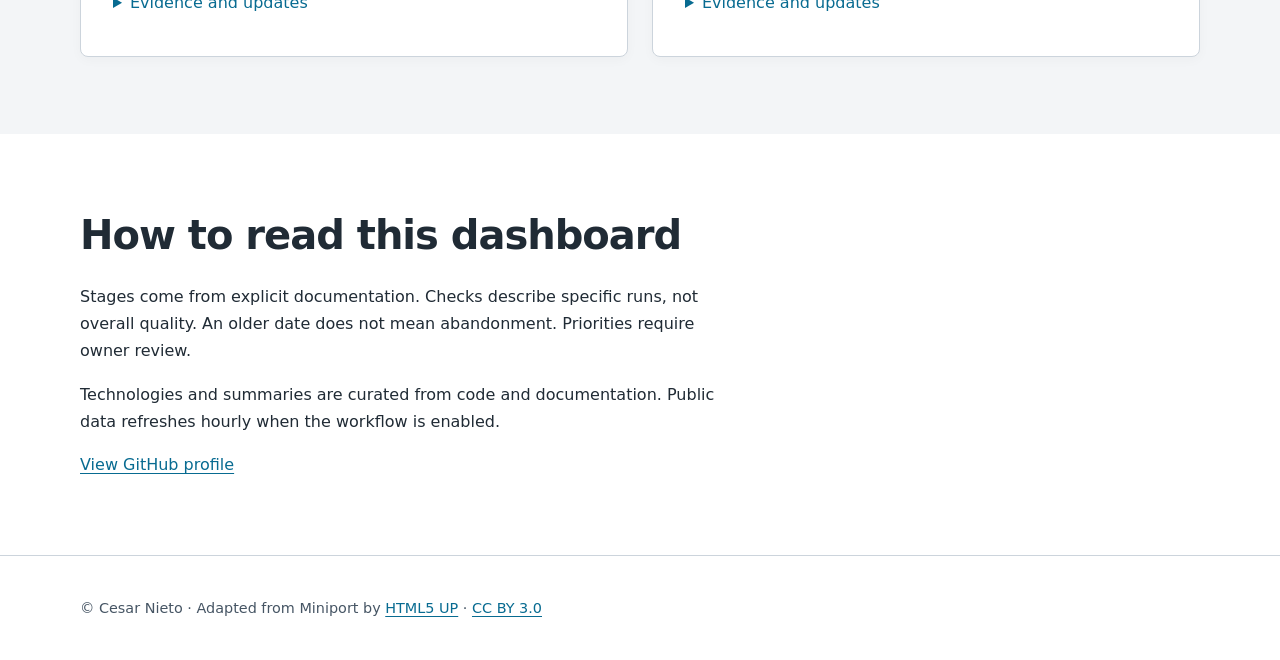
<file: projects/index.html>
<!doctype html>
<html lang="en"><head><meta charset="utf-8"><meta name="viewport" content="width=device-width, initial-scale=1"><meta name="color-scheme" content="light dark"><title>Project observatory | Cesar Nieto</title><meta name="description" content="What I’m building, what you can explore, and what comes next."><link rel="canonical" href="https://cesarnieto.me/projects/"><link rel="alternate" hreflang="en" href="https://cesarnieto.me/projects/"><link rel="alternate" hreflang="es" href="https://cesarnieto.me/es/projects/"><link rel="stylesheet" href="../assets/css/site.css"><link rel="stylesheet" href="../assets/css/dashboard.css"><script defer src="../assets/js/dashboard.js"></script></head>
<body><a class="skip" href="#main">Skip to content</a><nav class="nav" aria-label="Main"><div class="container"><a class="brand" href="../">Cesar Nieto</a><div class="nav-links"><a href="../">Portfolio</a><a href="../es/projects/" lang="es">Español</a></div></div></nav>
<main id="main" tabindex="-1"><section class="dashboard-intro"><div class="container"><p class="eyebrow">Building in public</p><h1>Project observatory</h1><p class="lead">What I’m building, what you can explore, and what comes next.</p><p id="freshness" role="status">Loading GitHub data…</p><div class="view-controls" role="group" aria-label="View"><button type="button" data-view="explore" aria-pressed="true">Explore projects</button><button type="button" data-view="maintenance" aria-pressed="false">Maintenance</button></div><form class="filters" role="search"><label>Search projects<input id="search" type="search" name="q"></label><label>Technology<select id="technology"><option value="">All technologies</option></select></label><button type="reset">Reset filters</button></form><p id="result-count" role="status"></p><div id="projects" class="projects-grid"></div><noscript><p>Enable JavaScript to view project data, or explore the repositories: <a href="https://github.com/CesarNPadilla?tab=repositories">GitHub</a>.</p></noscript></div></section><section><div class="container"><h2>How to read this dashboard</h2><p>Stages come from explicit documentation. Checks describe specific runs, not overall quality. An older date does not mean abandonment. Priorities require owner review.</p><p>Technologies and summaries are curated from code and documentation. Public data refreshes hourly when the workflow is enabled.</p><a href="https://github.com/CesarNPadilla">View GitHub profile</a></div></section></main><footer><div class="container"><p>© Cesar Nieto · Adapted from Miniport by <a href="https://html5up.net">HTML5 UP</a> · <a href="../LICENSE.txt">CC BY 3.0</a></p></div></footer></body></html>
</file>
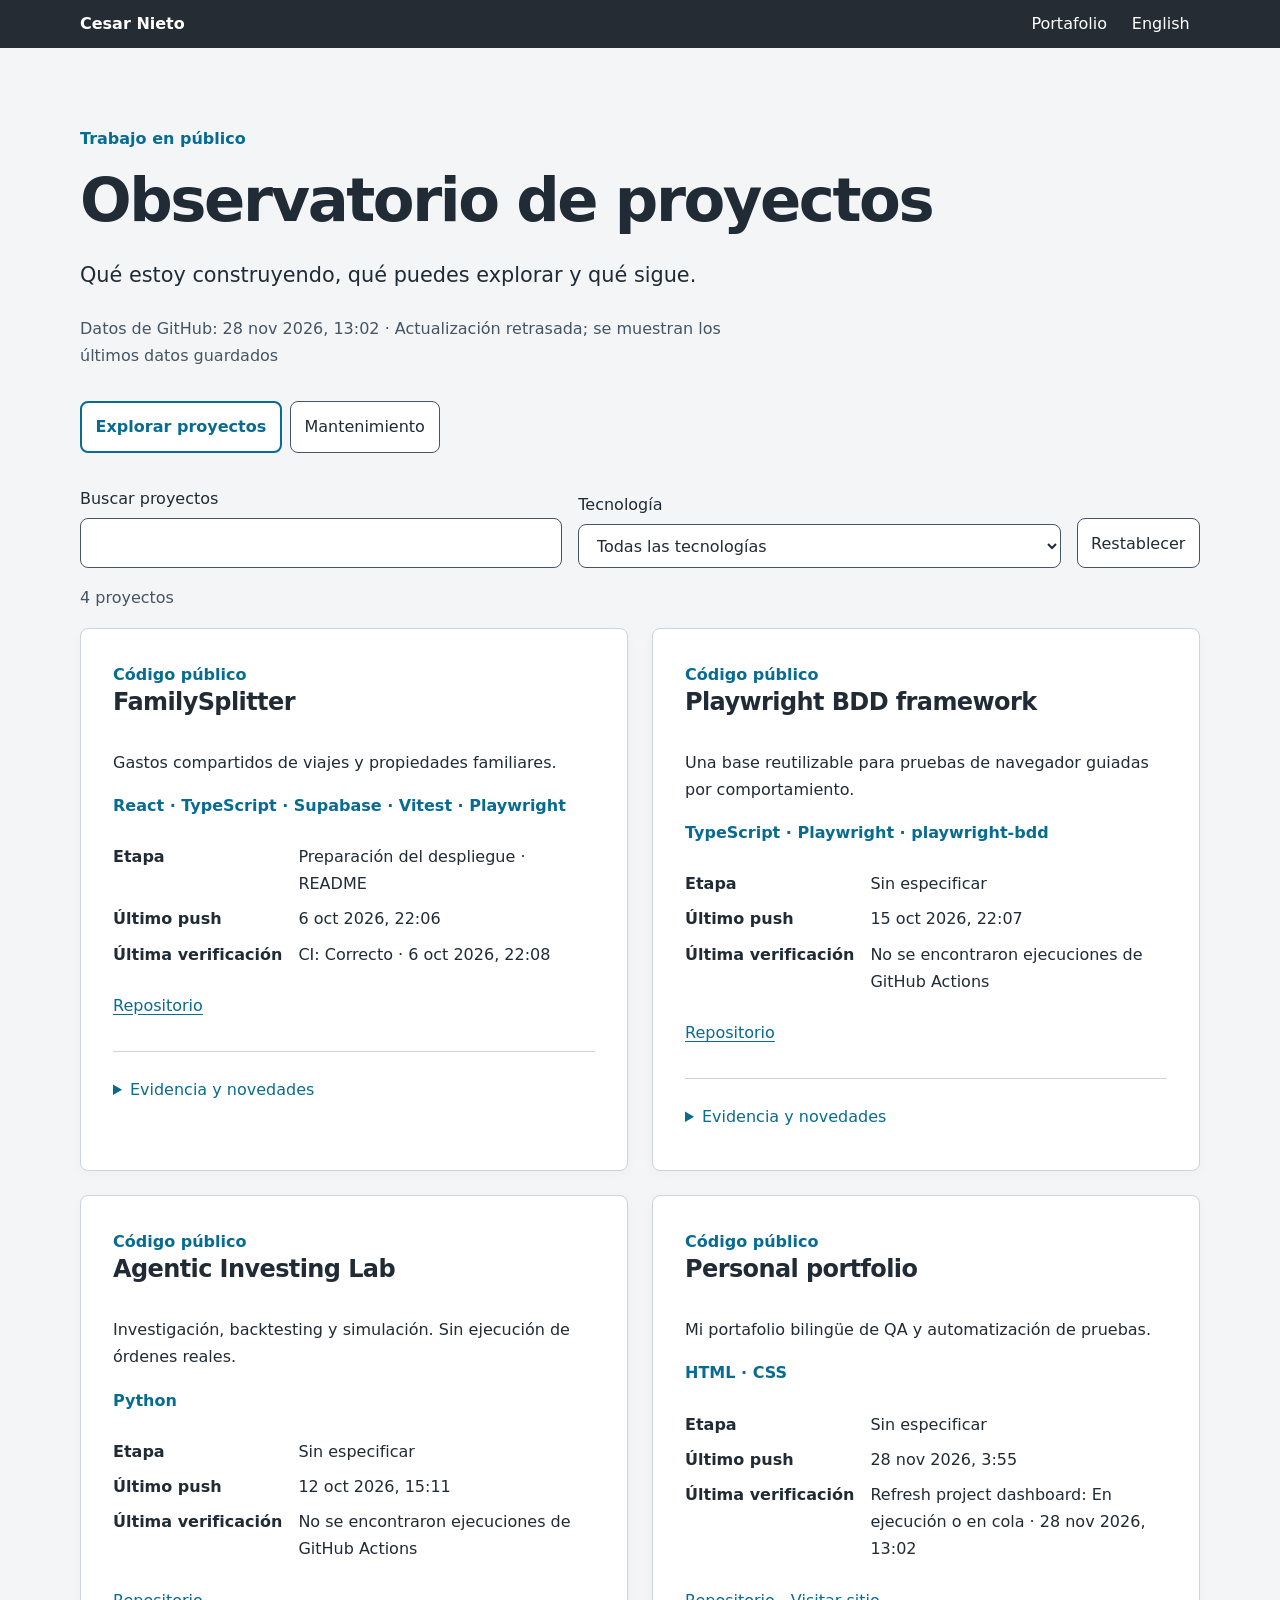
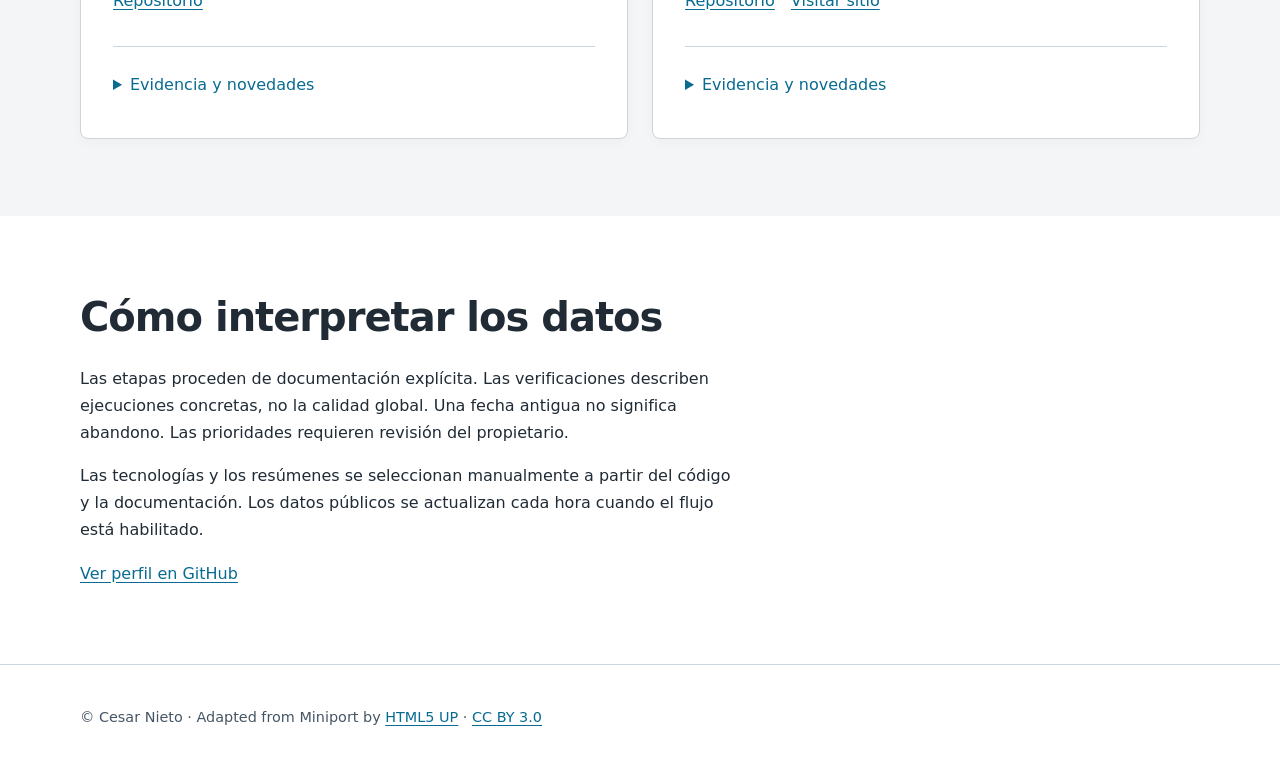
<file: es/projects/index.html>
<!doctype html>
<html lang="es"><head><meta charset="utf-8"><meta name="viewport" content="width=device-width, initial-scale=1"><meta name="color-scheme" content="light dark"><title>Observatorio de proyectos | Cesar Nieto</title><meta name="description" content="Qué estoy construyendo, qué puedes explorar y qué sigue."><link rel="canonical" href="https://cesarnieto.me/es/projects/"><link rel="alternate" hreflang="en" href="https://cesarnieto.me/projects/"><link rel="alternate" hreflang="es" href="https://cesarnieto.me/es/projects/"><link rel="stylesheet" href="../../assets/css/site.css"><link rel="stylesheet" href="../../assets/css/dashboard.css"><script defer src="../../assets/js/dashboard.js"></script></head>
<body><a class="skip" href="#main">Saltar al contenido</a><nav class="nav" aria-label="Principal"><div class="container"><a class="brand" href="../">Cesar Nieto</a><div class="nav-links"><a href="../">Portafolio</a><a href="../../projects/" lang="en">English</a></div></div></nav>
<main id="main" tabindex="-1"><section class="dashboard-intro"><div class="container"><p class="eyebrow">Trabajo en público</p><h1>Observatorio de proyectos</h1><p class="lead">Qué estoy construyendo, qué puedes explorar y qué sigue.</p><p id="freshness" role="status">Cargando datos de GitHub…</p><div class="view-controls" role="group" aria-label="Vista"><button type="button" data-view="explore" aria-pressed="true">Explorar proyectos</button><button type="button" data-view="maintenance" aria-pressed="false">Mantenimiento</button></div><form class="filters" role="search"><label>Buscar proyectos<input id="search" type="search" name="q"></label><label>Tecnología<select id="technology"><option value="">Todas las tecnologías</option></select></label><button type="reset">Restablecer</button></form><p id="result-count" role="status"></p><div id="projects" class="projects-grid"></div><noscript><p>Activa JavaScript para ver los datos. También puedes explorar los repositorios: <a href="https://github.com/CesarNPadilla?tab=repositories">GitHub</a>.</p></noscript></div></section><section><div class="container"><h2>Cómo interpretar los datos</h2><p>Las etapas proceden de documentación explícita. Las verificaciones describen ejecuciones concretas, no la calidad global. Una fecha antigua no significa abandono. Las prioridades requieren revisión del propietario.</p><p>Las tecnologías y los resúmenes se seleccionan manualmente a partir del código y la documentación. Los datos públicos se actualizan cada hora cuando el flujo está habilitado.</p><a href="https://github.com/CesarNPadilla">Ver perfil en GitHub</a></div></section></main><footer><div class="container"><p>© Cesar Nieto · Adapted from Miniport by <a href="https://html5up.net">HTML5 UP</a> · <a href="../../LICENSE.txt">CC BY 3.0</a></p></div></footer></body></html>
</file>
<file: assets/css/site.css>
﻿/* Adapted from Miniport by HTML5 UP; attribution retained in each page. */
:root {
  color-scheme: light dark;
  --bg: #fff;
  --panel: #f3f5f7;
  --card: #fff;
  --text: #202b35;
  --muted: #465564;
  --accent: #086b91;
  --border: #ccd4dc;
  --nav: #252c33;
  --focus: #a64200;
  --space-1: 0.5rem;
  --space-2: 1rem;
  --space-3: 1.5rem;
  --space-4: 2rem;
  --space-5: 3rem;
  --radius: 0.5rem;
  --shadow: 0 3px 12px #00000008;
}
* {
  box-sizing: border-box;
}
html {
  scroll-behavior: smooth;
  scroll-padding-top: 6rem;
}
body {
  margin: 0;
  background: var(--bg);
  color: var(--text);
  font:
    1rem/1.7 system-ui,
    -apple-system,
    "Segoe UI",
    sans-serif;
}
a {
  color: var(--accent);
  text-underline-offset: 0.2em;
}
a:hover {
  text-decoration-thickness: 0.15em;
}
a:focus-visible {
  outline: 3px solid var(--focus);
  outline-offset: 4px;
}
h1,
h2,
h3 {
  line-height: 1.2;
  color: var(--text);
  text-wrap: balance;
}
h1 {
  font-size: clamp(2.5rem, 6vw, 4.5rem);
  letter-spacing: -0.04em;
  margin: 0.2em 0 0.35em;
}
h2 {
  font-size: clamp(1.75rem, 4vw, 2.5rem);
  letter-spacing: -0.025em;
  margin: 0 0 var(--space-3);
}
h3 {
  font-size: 1.2rem;
}
p {
  max-width: 65ch;
  text-wrap: pretty;
}
img {
  display: block;
  max-width: 100%;
  height: auto;
}
.container {
  width: min(70rem, 100% - 3rem);
  margin-inline: auto;
}
::selection {
  background: var(--accent);
  color: var(--bg);
}
.visually-hidden {
  position: absolute;
  width: 1px;
  height: 1px;
  padding: 0;
  margin: -1px;
  overflow: hidden;
  clip-path: inset(50%);
  white-space: nowrap;
  border: 0;
}
.skip {
  position: absolute;
  left: 1rem;
  top: -8rem;
  background: var(--bg);
  padding: 1rem;
  z-index: 10;
}
.skip:focus {
  top: 1rem;
}
.nav {
  background: var(--nav);
  position: sticky;
  top: 0;
  z-index: 2;
}
.nav .container {
  display: flex;
  align-items: center;
  justify-content: space-between;
  gap: var(--space-2);
}
.nav-links {
  display: flex;
  flex-wrap: wrap;
  gap: 0.25rem;
}
.nav a {
  color: #fff;
  display: inline-flex;
  align-items: center;
  min-height: 48px;
  padding: 0.5rem 0.65rem;
  text-decoration: none;
  border-radius: var(--radius);
}
.nav .brand {
  font-weight: 700;
  padding-inline-start: 0;
  white-space: nowrap;
}
.nav a:hover {
  background: #414c57;
}
.nav a:focus-visible {
  outline-color: #ffc078;
  outline-offset: -3px;
}
.nav .language {
  text-decoration: underline;
  text-underline-offset: 0.25em;
}
section {
  padding: clamp(3rem, 6vw, 5rem) 0;
}
#projects,
#experience {
  background: var(--panel);
}
.intro {
  display: grid;
  grid-template-columns: minmax(0, 1fr) minmax(0, 2fr);
  align-items: center;
  gap: clamp(2rem, 5vw, 4rem);
}
.portrait {
  width: 100%;
  max-width: 18rem;
  border-radius: 50%;
}
.eyebrow {
  font-weight: 700;
  color: var(--accent);
  margin: 0;
}
.lead {
  font-size: clamp(1.1rem, 2vw, 1.3rem);
}
.meta,
.note {
  color: var(--muted);
}
.note {
  font-size: 0.9rem;
  margin-bottom: 0;
}
.actions {
  display: flex;
  flex-wrap: wrap;
  gap: 0.75rem;
  align-items: center;
  margin-top: var(--space-3);
}
.button {
  display: inline-flex;
  align-items: center;
  justify-content: center;
  min-height: 48px;
  padding: 0.7rem 1.1rem;
  background: var(--accent);
  color: #fff;
  border: 1px solid transparent;
  border-radius: var(--radius);
  font-weight: 650;
  text-decoration: none;
}
.button:hover {
  text-decoration: underline;
}
.button-secondary {
  background: transparent;
  color: var(--accent);
  border-color: currentColor;
}
.text-action,
.project-link {
  display: inline-flex;
  align-items: center;
  min-height: 48px;
  padding-block: 0.5rem;
}
.text-action {
  padding-inline: 0.5rem;
}
.section-intro {
  color: var(--muted);
  margin: 0 0 var(--space-4);
}
.projects-grid {
  display: grid;
  grid-template-columns: repeat(2, minmax(0, 1fr));
  gap: var(--space-3);
}
.project-card {
  display: flex;
  flex-direction: column;
  min-width: 0;
  padding: clamp(1.25rem, 3vw, 2rem);
  background: var(--card);
  border: 1px solid var(--border);
  border-radius: var(--radius);
  box-shadow: var(--shadow);
}
.project-type {
  font-size: 0.85rem;
}
.project-card h3 {
  font-size: 1.4rem;
  margin: 0.75rem 0;
}
.project-card p:not(.eyebrow) {
  margin: 0.5rem 0;
}
.project-link {
  margin-top: auto;
  padding-top: var(--space-2);
  align-self: flex-start;
}
.expertise-grid {
  display: grid;
  grid-template-columns: repeat(3, minmax(0, 1fr));
  gap: var(--space-4);
  margin: var(--space-4) 0 var(--space-5);
}
.expertise-item {
  border-top: 3px solid var(--accent);
  padding-top: var(--space-2);
}
.expertise-item h3 {
  margin: 0 0 var(--space-2);
}
.expertise-item p {
  margin: 0;
}
.tool-groups {
  display: grid;
  grid-template-columns: repeat(2, minmax(0, 1fr));
  gap: var(--space-3) var(--space-5);
}
.tool-group {
  border-top: 1px solid var(--border);
  padding-top: var(--space-2);
  min-width: 0;
}
.tool-group h3 {
  margin: 0 0 0.75rem;
  font-size: 1rem;
}
.tool-list {
  display: flex;
  flex-wrap: wrap;
  gap: 0.35rem 1.5rem;
  padding-inline-start: 1.1rem;
  margin: 0;
}
.tool-list li {
  padding-inline-start: 0.1rem;
  max-width: 100%;
}
.timeline {
  border-inline-start: 2px solid var(--border);
  padding-inline-start: var(--space-4);
  margin-top: var(--space-4);
}
.career-entry {
  position: relative;
  padding-bottom: var(--space-4);
}
.career-entry:last-child {
  padding-bottom: 0;
}
.career-entry::before {
  content: "";
  position: absolute;
  width: 0.75rem;
  height: 0.75rem;
  border-radius: 50%;
  background: var(--accent);
  inset-inline-start: calc(-2rem - 0.4375rem);
  top: 0.3rem;
}
.career-entry h3 {
  margin: 0 0 0.5rem;
}
.career-entry .meta {
  margin: 0 0 var(--space-2);
}
.achievements {
  max-width: 75ch;
  margin: 0;
  padding-inline-start: 1.25rem;
}
.achievements li + li {
  margin-top: 0.65rem;
}
.education-title {
  margin-top: var(--space-5);
}
address {
  font-style: normal;
  overflow-wrap: anywhere;
}
address a {
  display: inline-flex;
  align-items: center;
  min-height: 48px;
  padding: 0.4rem 0;
}
footer {
  padding: var(--space-4) 0;
  border-top: 1px solid var(--border);
  color: var(--muted);
  font-size: 0.9rem;
}
footer p {
  margin: 0.5rem 0;
}
@media (prefers-color-scheme: dark) {
  :root {
    --bg: #171e25;
    --panel: #202932;
    --card: #25313b;
    --text: #f0f4f8;
    --muted: #c2ceda;
    --accent: #8dd8f6;
    --border: #52616f;
    --focus: #ffc078;
    --shadow: none;
  }
  .button:not(.button-secondary) {
    background: #096e94;
    color: #fff;
  }
}
@media (max-width: 900px) {
  .nav .container {
    gap: 0.25rem;
  }
  .nav a {
    padding-inline: 0.5rem;
  }
  .expertise-grid {
    grid-template-columns: 1fr;
    gap: var(--space-3);
  }
}
@media (max-width: 700px) {
  html {
    scroll-padding-top: 1rem;
  }
  .container {
    width: calc(100% - 2rem);
  }
  .nav {
    position: relative;
  }
  .nav .container {
    flex-wrap: wrap;
    padding-block: 0.25rem;
  }
  .nav .brand {
    display: none;
  }
  .nav-links {
    width: 100%;
    justify-content: center;
    gap: 0 0.1rem;
  }
  .nav a {
    font-size: 0.85rem;
    padding-inline: 0.35rem;
  }
  .intro {
    grid-template-columns: 1fr;
    gap: var(--space-3);
  }
  .portrait {
    max-width: 9rem;
  }
  .projects-grid,
  .tool-groups {
    grid-template-columns: 1fr;
  }
  .actions {
    align-items: stretch;
  }
  .actions .button {
    flex: 1 1 12rem;
  }
  .timeline {
    padding-inline-start: var(--space-3);
  }
  .career-entry::before {
    inset-inline-start: calc(-1.5rem - 0.4375rem);
  }
}
@media (prefers-reduced-motion: reduce) {
  html {
    scroll-behavior: auto;
  }
}
@media print {
  .nav,
  .actions,
  .skip {
    display: none;
  }
  :root {
    --bg: #fff;
    --panel: #fff;
    --card: #fff;
    --text: #000;
    --muted: #333;
    --accent: #000;
    --border: #777;
  }
  section {
    padding: 1.5rem 0;
  }
  .portrait {
    max-width: 9rem;
  }
  .projects-grid,
  .expertise-grid,
  .tool-groups {
    display: block;
  }
  .project-card,
  .career-entry {
    break-inside: avoid;
    margin-bottom: 1rem;
  }
}

.tool-group:last-child {
  grid-column: 1 / -1;
}
</file>
<file: assets/css/dashboard.css>
.dashboard-intro { background: var(--panel); }
.dashboard-intro h1 { font-size: clamp(2.3rem, 5vw, 3.8rem); }
.view-controls { display: flex; flex-wrap: wrap; gap: .5rem; margin: 2rem 0; }
button, input, select { font: inherit; color: var(--text); background: var(--card); border: 1px solid var(--muted); border-radius: var(--radius); padding: .65rem .85rem; min-height: 44px; }
button { cursor: pointer; }
button[aria-pressed="true"] { border: 2px solid var(--accent); color: var(--accent); font-weight: 700; }
button:focus-visible, input:focus-visible, select:focus-visible, summary:focus-visible { outline: 3px solid var(--focus); outline-offset: 4px; }
.filters { display: flex; align-items: end; flex-wrap: wrap; gap: 1rem; }
.filters label { display: grid; gap: .4rem; flex: 1 1 12rem; }
.filters input, .filters select { width: 100%; min-width: 0; }
.project-card { min-width: 0; }
.project-card h2 { font-size: 1.5rem; overflow-wrap: anywhere; }
.project-card .stack { color: var(--accent); font-weight: 600; }
.project-card dl { display: grid; grid-template-columns: auto 1fr; gap: .5rem 1rem; }
.project-card dt { font-weight: 600; }
.project-card dd { margin: 0; overflow-wrap: anywhere; }
.project-card details { border-top: 1px solid var(--border); margin-top: 1.5rem; padding-top: 1rem; }
.project-card summary { cursor: pointer; color: var(--accent); padding: .5rem 0; }
.project-card li { margin-bottom: .75rem; overflow-wrap: anywhere; }
.project-card .card-links { display: flex; gap: 1rem; flex-wrap: wrap; }
#freshness, #result-count, .project-card .note { color: var(--muted); }
@media(max-width: 600px) { .filters { display: grid; } .project-card dl { grid-template-columns: 1fr; } .project-card dd { margin-bottom: .5rem; } }
</file>
